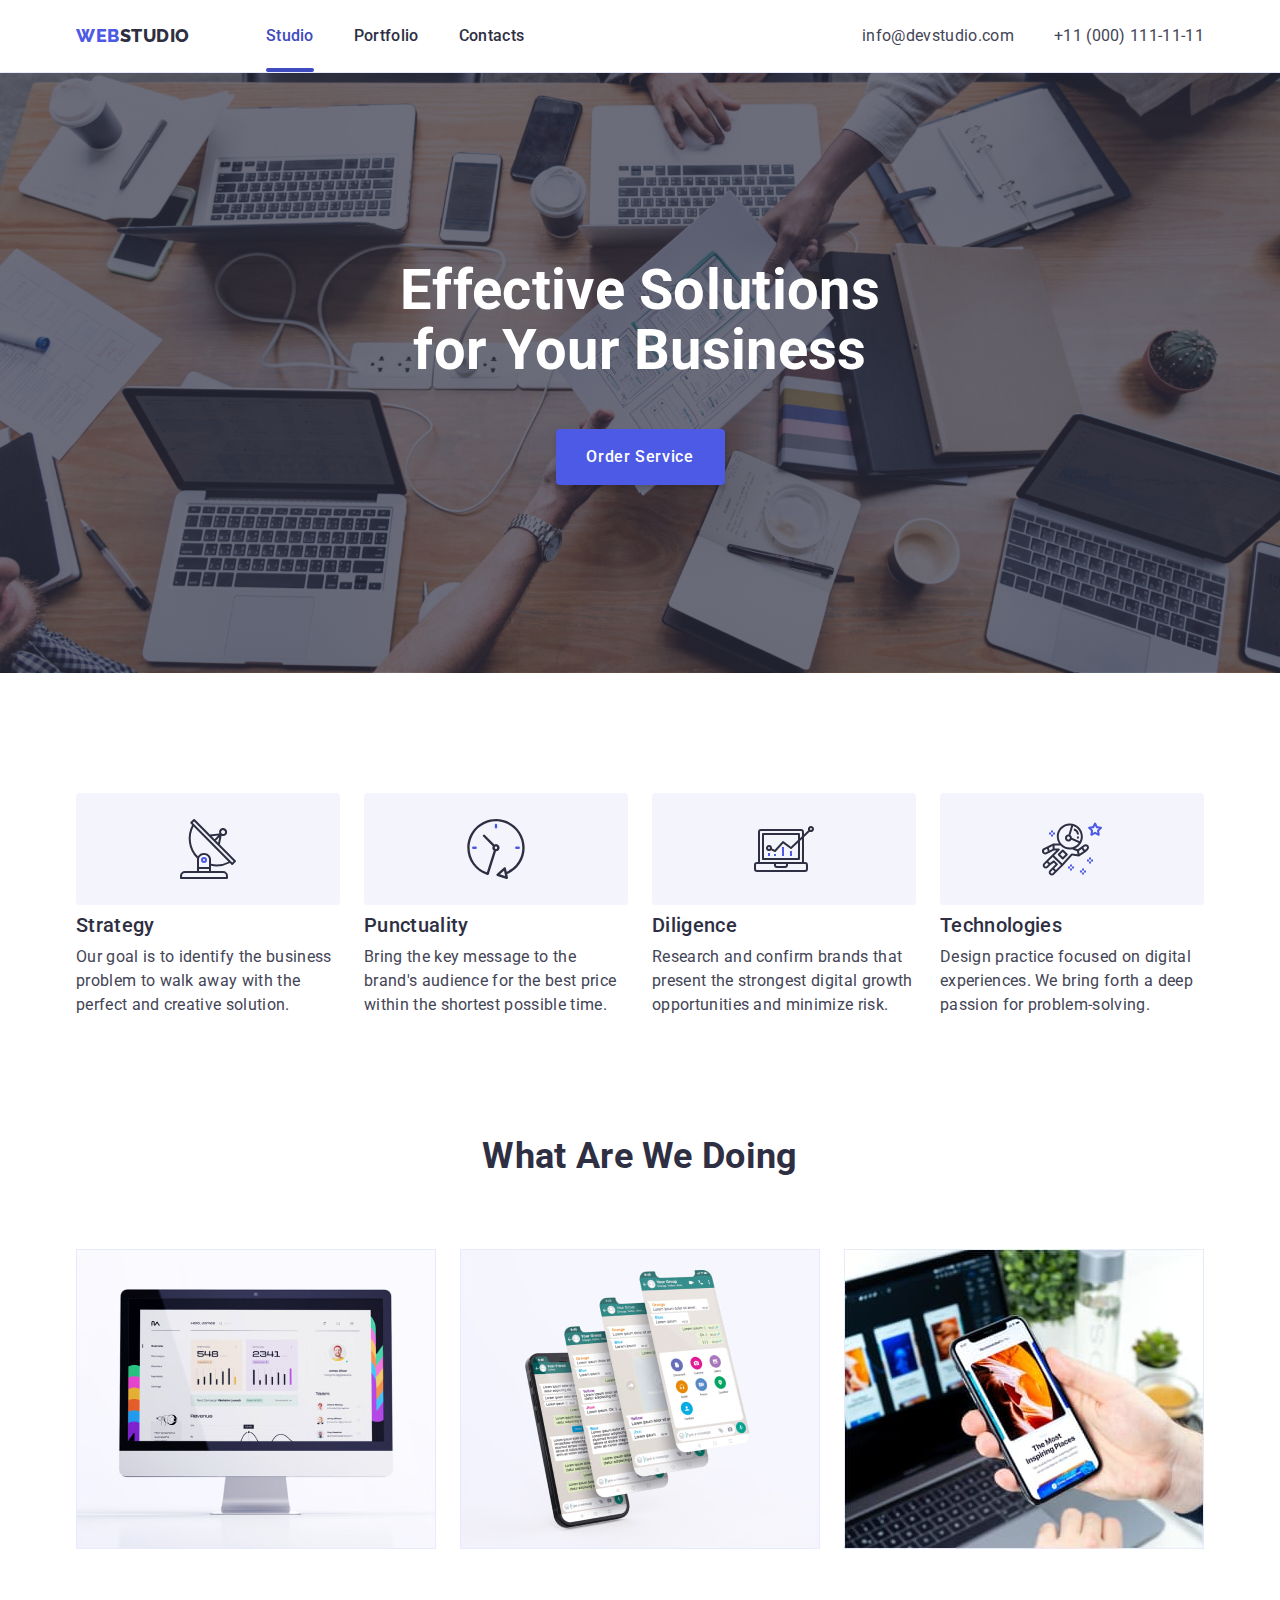
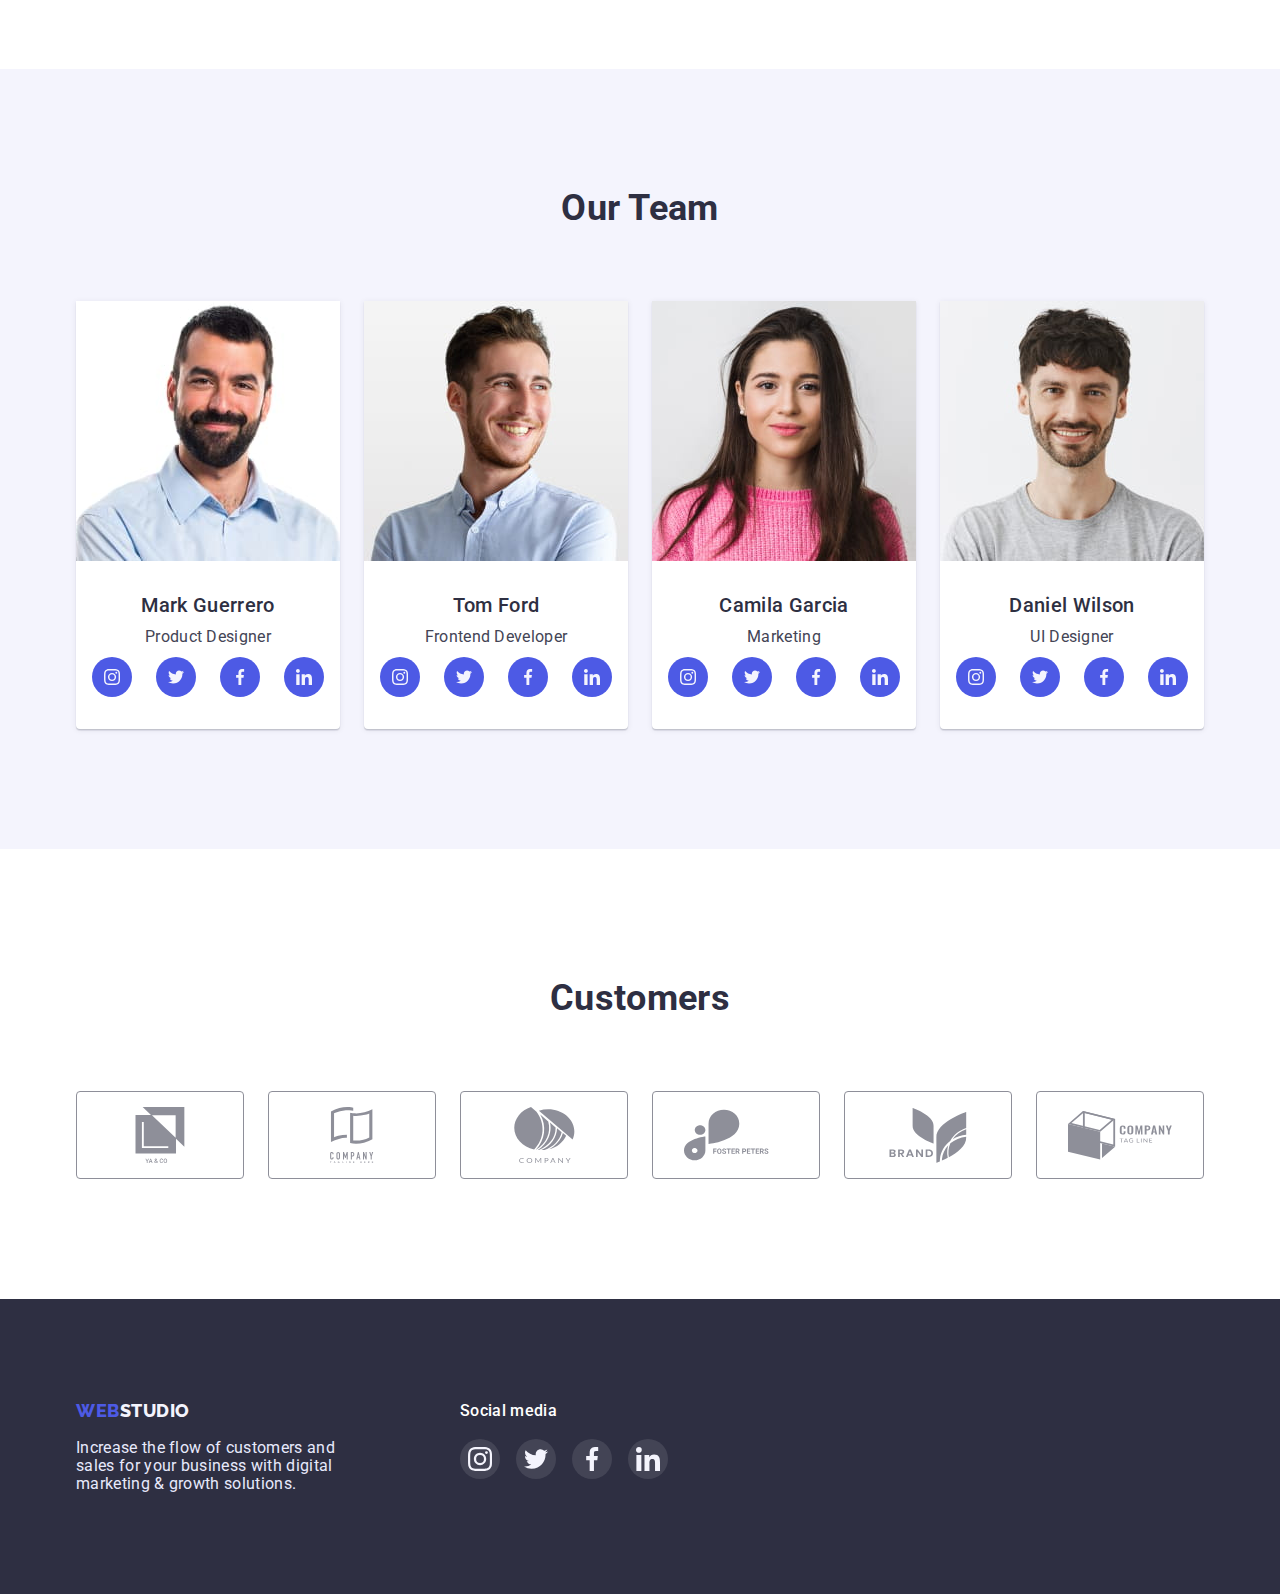
<file: index.html>
<!DOCTYPE html>
<html lang="en">
  <head>
    <meta charset="UTF-8" />
    <meta http-equiv="X-UA-Compatible" content="IE=edge" />
    <meta name="viewport" content="width=device-width, initial-scale=1.0" />
    <meta name="description" content="" />
    <title>Web studio</title>
    <!-- Fonts -->
    <link rel="preconnect" href="https://fonts.googleapis.com" />
    <link rel="preconnect" href="https://fonts.gstatic.com" crossorigin />
    <link
      href="https://fonts.googleapis.com/css2?family=Raleway:wght@800&family=Roboto:wght@400;500;700;900&display=swap"
      rel="stylesheet"
    />
    <!-- Normalizer -->
    <link href="
        https://cdn.jsdelivr.net/npm/modern-normalize@1.1.0/modern-normalize.min.css
        " rel="stylesheet">
    </link>
    <!-- Styles -->
    <link rel="stylesheet" href="./css/styles.css" />
  </head>
  <body>
    <header class="header">
      <div class="header-container container">
      <a class="header-logo logo-link" href="./index.html"
        ><span class="logo-web">web</span>studio</a
        >

      <nav class="header-nav">
        <ul class="header-list list">
          <li class="header-item">
            <a class="header-link link ani-hov current" href="">Studio</a>
          </li>
          <li class="header-item">
            <a class="header-link link ani-hov" href="./portfolio.html">Portfolio</a>
          </li>
          <li class="header-item">
            <a class="header-link link ani-hov" href="">Contacts</a>
          </li>
        </ul>
      </nav>
      <address>
        <ul class="address-list list">
          <li class="address-item">
            <a class="header-contact link ani-hov" href="mail:info@devstudio.com"
              >info@devstudio.com</a
            >
          </li>
          <li class="address-item">
            <a class="header-contact link ani-hov" href="tel:+110001111111"
              >+11 (000) 111-11-11</a
            >
          </li>
        </ul>
      </address>
      </div>
    </header>
    <main>
      <!-- Hero section -->
      <section class="hero-section">
        <div class="hero-container container">
        <h1 class="hero-title">Effective Solutions for Your Business</h1>
        <button class="hero-button btn ani-hov" type="button" data-modal-open>Order Service</button>
        </div>
      </section>
      <!-- about us -->
      <section class="about-us">
        <div class="about-container container">
        <ul class="about-us-list list list">
          <li class="about-us-item">
            <div class="about-us-bg">
              <svg class="about-us-svg" width="60" height="64">
                <use href="./images/icons.svg#antenna"></use>
              </svg>
            </div>
            <h3 class="list-title">Strategy</h3>
            <p class="list-text">
              Our goal is to identify the business problem to walk away with the
              perfect and creative solution.
            </p>
          </li>
          <li class="about-us-item">
            <div class="about-us-bg">
              <svg class="about-us-svg" width="60" height="64">
                <use href="./images/icons.svg#clock"></use>
              </svg>
            </div>
            <h3 class="list-title">Punctuality</h3>
            <p class="list-text">
              Bring the key message to the brand's audience for the best price
              within the shortest possible time.
            </p>
          </li>
          <li class="about-us-item">
            <div class="about-us-bg">
              <svg class="about-us-svg" width="60" height="64">
                <use href="./images/icons.svg#diagram"></use>
              </svg>
            </div>
            <h3 class="list-title">Diligence</h3>
            <p class="list-text">
              Research and confirm brands that present the strongest digital
              growth opportunities and minimize risk.
            </p>
          </li>
          <li class="about-us-item">
            <div class="about-us-bg">
              <svg class="about-us-svg" width="60" height="64">
                <use href="./images/icons.svg#astronaut"></use>
              </svg>
            </div>
            <h3 class="list-title">Technologies</h3>
            <p class="list-text">
              Design practice focused on digital experiences. We bring forth a
              deep passion for problem-solving.
            </p>
          </li>
        </ul>
        </div>
      </section>
      <!-- What are we doing -->
      <section class="wwd">
        <div class="wwd-container container">
        <h2 class="wwd-title">What are we doing</h2>
        <ul class="wwd-list list">
          <li class="wwd-item">
            <img
              src="./images/rectangle71(1).jpg"
              alt="computer monitor"
              width="360"
              height="300"
            />
          </li>
          <li class="wwd-item">
            <img
              src="./images/rectangle71(2).jpg"
              alt="telephone screen"
              width="360"
              height="300"
            />
          </li>
          <li class="wwd-item">
            <img
              src="./images/rectangle71(3).jpg"
              alt="hand is holding iphone"
              width="360"
              height="300"
            />
          </li>
        </ul>
        </div>
      </section>
      <!-- Our team -->
      <section class="team">
        <div class="team-container container">
        <h2 class="team-title">Our Team</h2>
        <ul class="team-list list">
          <li class="team-item">
            <img class="team-img"
              src="./images/marj.jpg"
              alt="a man with beard"
              width="264"
              height="260"
            />
             <div class="team-textbox">
            <h3 class="team-item-title">Mark Guerrero</h3>
            <p class="team-item-text">Product Designer</p>
                        <ul class="media-list list">
                          <li class="media-item">
                            <a class="team-media link ani-hov" href="https://www.instagram.com/swixswixswixswix/" target="_blank" rel="noopener noreferrer" aria-label="instagram link">
                              <svg class="media-svg" width="16" height="16">
                                <use href="./images/icons.svg#instagram"></use>
                              </svg>
                            </a>
                          </li>
                          <li class="media-item">
                          <a class="team-media link ani-hov" href="" target="_blank" rel="noopener noreferrer" aria-label="instagram link">
                              <svg class="media-svg" width="16" height="16">
                                <use href="./images/icons.svg#twitter"></use>
                              </svg>
                          </a>
                          </li>
                          <li class="media-item">
                            <a class="team-media link ani-hov" href="" target="_blank" rel="noopener noreferrer" aria-label="instagram link">
                              <svg class="media-svg" width="16" height="16">
                                <use href="./images/icons.svg#facebook"></use>
                              </svg>
                            </a>
                          </li>
                          <li class="media-item">
                            <a class="team-media link ani-hov" href="" target="_blank" rel="noopener noreferrer" aria-label="instagram link">
                              <svg class="media-svg" width="16" height="16">
                                <use href="./images/icons.svg#linkedin"></use>
                              </svg>
                            </a>
                          </li>
                        </ul>
            </div>
          </li>
          <li class="team-item">
            <img class="team-img"
              src="./images/tom.jpg"
              alt="ordinary man"
              width="264"
              height="260"
            />
            <div class="team-textbox">
            <h3 class="team-item-title">Tom Ford</h3>
            <p class="team-item-text">Frontend Developer</p>
                        <ul class="media-list list">
                          <li class="media-item">
                            <a class="team-media link ani-hov" href="https://www.instagram.com/wefallee/" target="_blank" rel="noopener noreferrer" aria-label="instagram link">
                              <svg class="media-svg" width="16" height="16">
                                <use href="./images/icons.svg#instagram"></use>
                              </svg>
                            </a>
                          </li>
                          <li class="media-item">
                            <a class="team-media link ani-hov" href="" target="_blank" rel="noopener noreferrer" aria-label="instagram link">
                              <svg class="media-svg" width="16" height="16">
                                <use href="./images/icons.svg#twitter"></use>
                              </svg>
                            </a>
                          </li>
                          <li class="media-item">
                            <a class="team-media link ani-hov" href="" target="_blank" rel="noopener noreferrer" aria-label="instagram link">
                              <svg class="media-svg" width="16" height="16">
                                <use href="./images/icons.svg#facebook"></use>
                              </svg>
                            </a>
                          </li>
                          <li class="media-item">
                            <a class="team-media link ani-hov" href="" target="_blank" rel="noopener noreferrer" aria-label="instagram link">
                              <svg class="media-svg" width="16" height="16">
                                <use href="./images/icons.svg#linkedin"></use>
                              </svg>
                            </a>
                          </li>
                        </ul>
            </div>
          </li>
          <li class="team-item">
            <img class="team-img"
              src="./images/camila.jpg"
              alt="girl with long hair"
              width="264"
              height="260"
            />
            <div class="team-textbox">
            <h3 class="team-item-title">Camila Garcia</h3>
            <p class="team-item-text">Marketing</p>
                        <ul class="media-list list">
                          <li class="media-item">
                            <a class="team-media link ani-hov" href="https://www.instagram.com/malimoshaaa/" target="_blank" rel="noopener noreferrer" aria-label="instagram link">
                              <svg class="media-svg" width="16" height="16">
                                <use href="./images/icons.svg#instagram"></use>
                              </svg>
                            </a>
                          </li>
                          <li class="media-item">
                            <a class="team-media link ani-hov" href="" target="_blank" rel="noopener noreferrer" aria-label="instagram link">
                              <svg class="media-svg" width="16" height="16">
                                <use href="./images/icons.svg#twitter"></use>
                              </svg>
                            </a>
                          </li>
                          <li class="media-item">
                            <a class="team-media link ani-hov" href="" target="_blank" rel="noopener noreferrer" aria-label="instagram link">
                              <svg class="media-svg" width="16" height="16">
                                <use href="./images/icons.svg#facebook"></use>
                              </svg>
                            </a>
                          </li>
                          <li class="media-item">
                            <a class="team-media link ani-hov" href="" target="_blank" rel="noopener noreferrer" aria-label="instagram link">
                              <svg class="media-svg" width="16" height="16">
                                <use href="./images/icons.svg#linkedin"></use>
                              </svg>
                            </a>
                          </li>
                        </ul>
            </div>
          </li>
          <li class="team-item">
            <img class="team-img"
              src="./images/daniel.jpg"
              alt="man smiling"
              width="264"
              height="260"
            />
            <div class="team-textbox">
            <h3 class="team-item-title">Daniel Wilson</h3>
            <p class="team-item-text">UI Designer</p>
            <ul class="media-list list">
              <li class="media-item">
                <a class="team-media link ani-hov" href="https://www.instagram.com/dexxter300/" target="_blank" rel="noopener noreferrer" aria-label="instagram link">
                  <svg class="media-svg" width="16" height="16">
                    <use href="./images/icons.svg#instagram"></use>
                  </svg>
                </a>
              </li>
              <li class="media-item">
                <a class="team-media link ani-hov" href="" target="_blank" rel="noopener noreferrer" aria-label="twitter link">
                  <svg class="media-svg" width="16" height="16">
                    <use href="./images/icons.svg#twitter"></use>
                  </svg>
                  </a>
                </li>
                <li class="media-item">
                  <a class="team-media link ani-hov" href="" target="_blank" rel="noopener noreferrer" aria-label="facebook link">
                    <svg class="media-svg" width="16" height="16">
                      <use href="./images/icons.svg#facebook"></use>
                    </svg>
                  </a>
                </li>
                <li class="media-item">
                  <a class="team-media link ani-hov" href="" target="_blank" rel="noopener noreferrer" aria-label="linkedin link">
                    <svg class="media-svg" width="16" height="16">
                      <use href="./images/icons.svg#linkedin"></use>
                    </svg>
                  </a>
                </li>
              </ul>
            </div>
          </li>
        </ul>
        </div>
      </section>
      <section class="customers">
        <div class="customers-container container">
        <h2 class="customers-title title">customers</h2>
        <div>
          <ul class="customers-list list">
            <li class="customers-item">
                <a class="customer-link link ani-hov" href="" target="_blank" rel="noopener noreferrer" aria-label="company link">
                 <svg class="custom-svg" width="104" height="56">
                    <use href="./images/icons.svg#group"></use>
                 </svg>
                </a>
            </li>
            <li class="customers-item">
              <a class="customer-link link ani-hov" href="" target="_blank" rel="noopener noreferrer" aria-label="company link">
                <svg class="custom-svg" width="104" height="56">
                  <use href="./images/icons.svg#group-1"></use>
                </svg>
              </a>
            </li>
            <li class="customers-item">
                <a class="customer-link link ani-hov" href="" target="_blank" rel="noopener noreferrer" aaria-label="company link">
                  <svg class="custom-svg" width="104" height="56">
                    <use href="./images/icons.svg#group-2"></use>
                  </svg>
                </a>
            </li>
            <li class="customers-item">
                <a class="customer-link link ani-hov" href="" target="_blank" rel="noopener noreferrer" aria-label="company link">
                  <svg class="custom-svg" width="104" height="56">
                    <use href="./images/icons.svg#group-3"></use>
                  </svg>
                </a>
            </li>
            <li class="customers-item">
                <a class="customer-link link ani-hov" href="" target="_blank" rel="noopener noreferrer" aria-label="company link">
                  <svg class="custom-svg" width="104" height="56">
                    <use href="./images/icons.svg#group-4"></use>
                  </svg>
                </a>
            </li>
            <li class="customers-item">
                <a class="customer-link link ani-hov" href="" target="_blank" rel="noopener noreferrer" aria-label="company link">
                  <svg class="custom-svg" width="104" height="56">
                    <use href="./images/icons.svg#group-5"></use>
                  </svg>
                </a>
            </li>
          </ul>
        </div>
      </div>
      </section>
    </main>
    <footer>
      <div class="footer-container container">
        <div class="footer-left">
      <a class="footer-logo logo-link" href="./index.html">
        <span class="logo-web">web</span>studio</a
      >
      <p class="footer-text">
        Increase the flow of customers and sales for your business with digital
        marketing & growth solutions.
      </p>
      </div>
      <div class="footer-right">
        <h3 class="footer-right-title">Social media</h3>
        <ul class="footer-list list">
          <li class="footer-item">
            <a class="footer-media link ani-hov" href="https://www.instagram.com/dexxter300/" target="_blank" rel="noopener noreferrer" aria-label="instagram link">
              <svg class="footer-media-svg" width="24" height="24">
                <use href="./images/icons.svg#instagram"></use>
              </svg>
            </a>
          </li>
          <li class="footer-item">
            <a class="footer-media link ani-hov" href="" target="_blank" rel="noopener noreferrer" aria-label="twitter link">
              <svg class="footer-media-svg" width="24" height="24">
                <use href="./images/icons.svg#twitter"></use>
              </svg>
            </a>
          </li>
          <li class="footer-item">
            <a class="footer-media link ani-hov" href="" target="_blank" rel="noopener noreferrer" aria-label="facebook link">
              <svg class="footer-media-svg" width="24" height="24">
                <use href="./images/icons.svg#facebook"></use>
              </svg>
            </a>
          </li>
          <li class="footer-item">
            <a class="footer-media link ani-hov" href="" target="_blank" rel="noopener noreferrer" aria-label="linkedin link">
              <svg class="footer-media-svg" width="24" height="24">
                <use href="./images/icons.svg#linkedin"></use>
              </svg>
            </a>
          </li>
        </ul>
      </div>
      </div>
    </footer>

    <!-- modal wind  -->
    <div class="backdrop is-hidden" data-modal>
      <div class="modal">
        <button class="modal-btn ani-hov" type="button" data-modal-close>
          <svg class="modal-icon" width="8" height="8">
            <use href="./images/icons.svg#close"></use>
          </svg>
        </button>
      </div>
    </div>
    
    <script src="./js/modal.js"></script>
  </body>
</html>
</file>
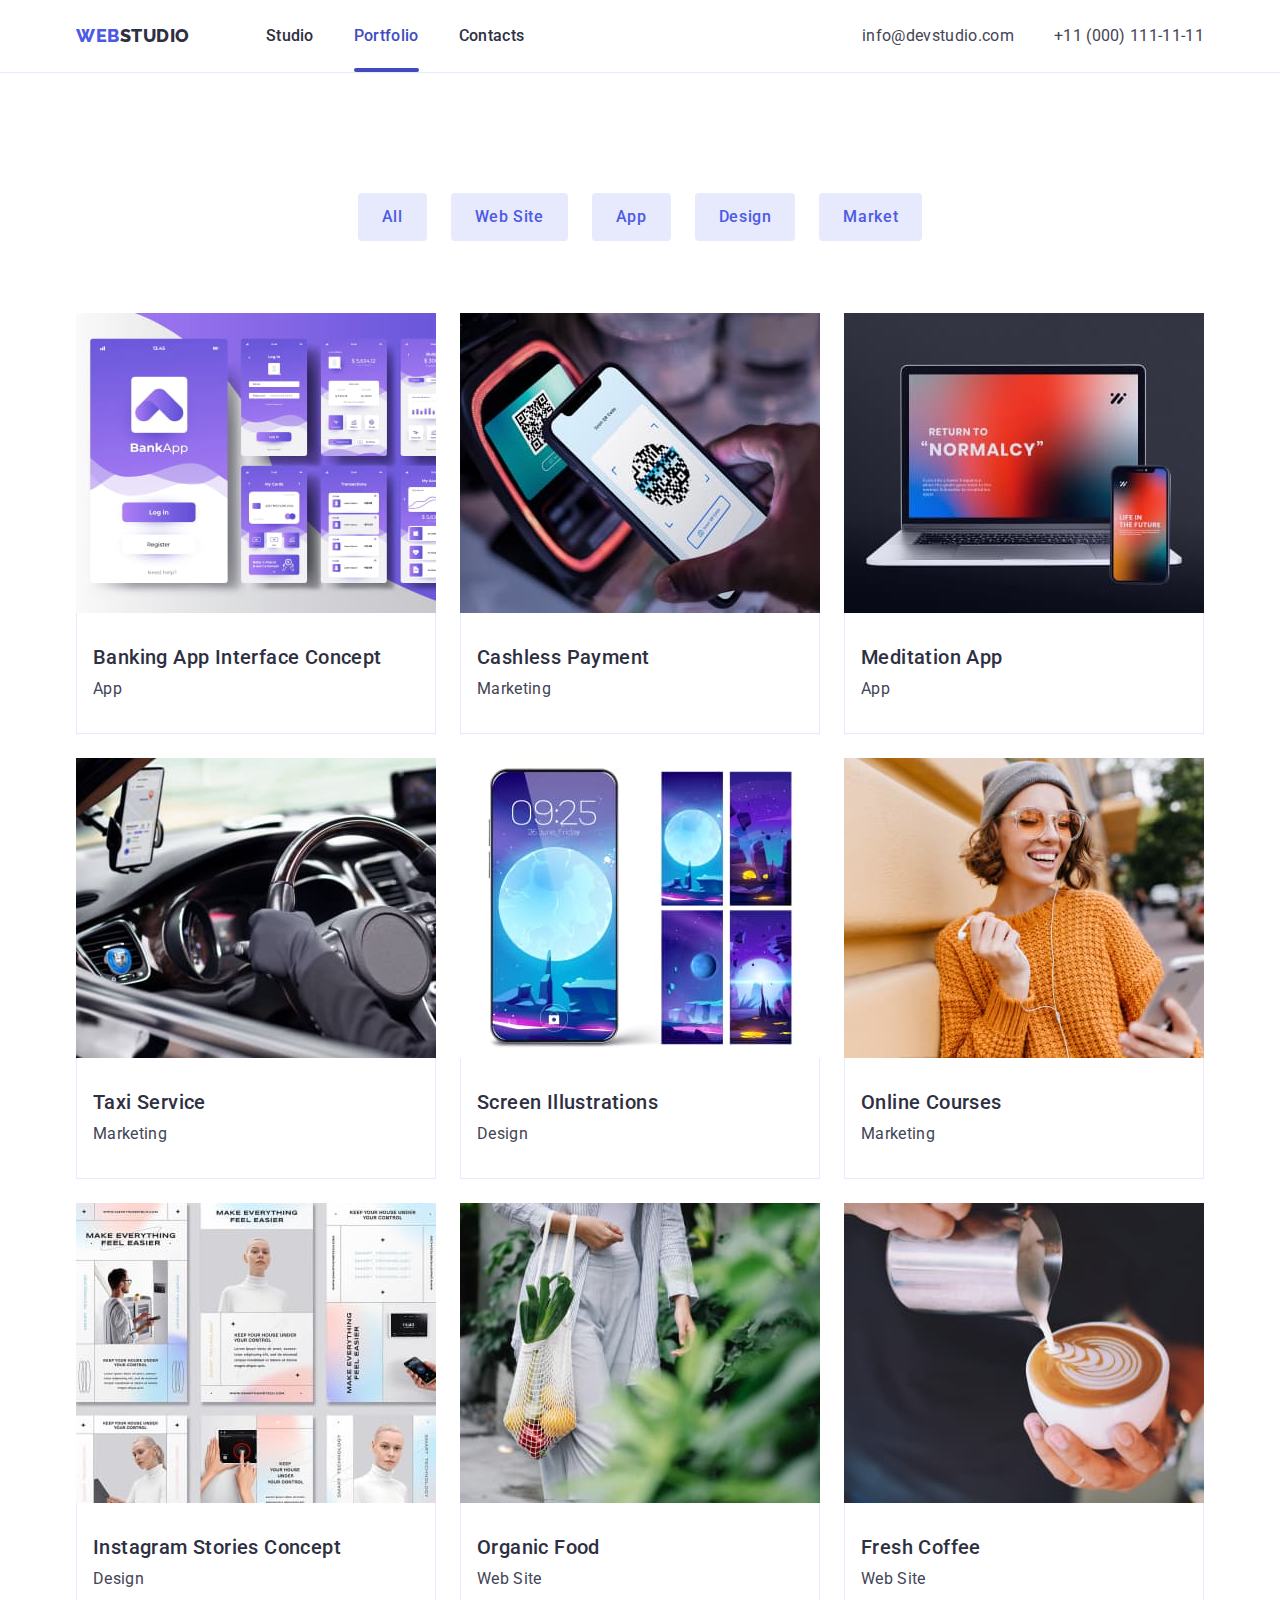
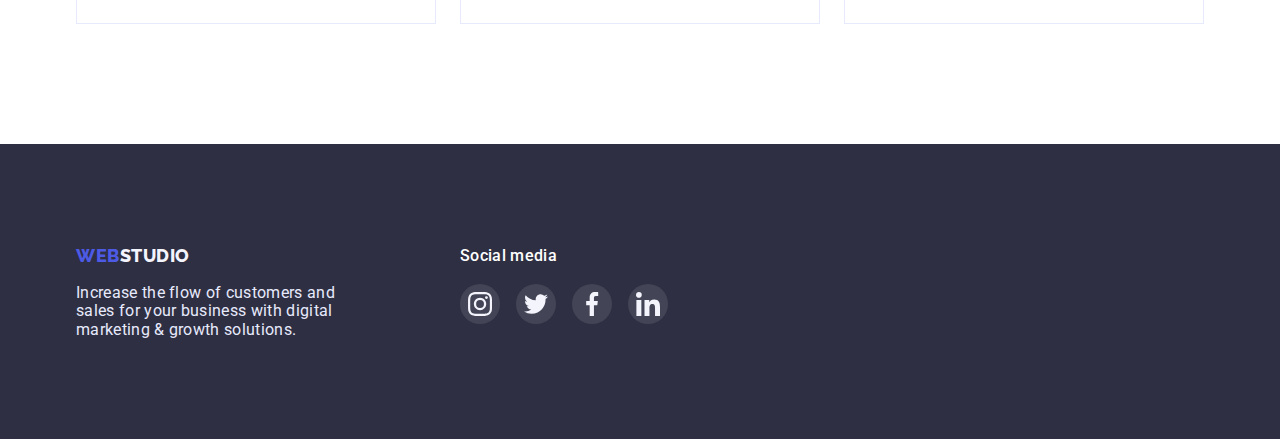
<file: portfolio.html>
<!DOCTYPE html>
<html lang="en">
  <head>
    <meta charset="UTF-8" />
    <meta http-equiv="X-UA-Compatible" content="IE=edge" />
    <meta name="viewport" content="width=device-width, initial-scale=1.0" />
    <meta name="description" content="" />
    <title>Web studio</title>
    <!-- Fonts -->
    <link rel="preconnect" href="https://fonts.googleapis.com" />
    <link rel="preconnect" href="https://fonts.gstatic.com" crossorigin />
    <link
      href="https://fonts.googleapis.com/css2?family=Raleway:wght@800&family=Roboto:wght@400;500;700;900&display=swap"
      rel="stylesheet"
    />
    <!-- Normalizer -->
    <link href="
      https://cdn.jsdelivr.net/npm/modern-normalize@1.1.0/modern-normalize.min.css
      " rel="stylesheet">
    </link>

    <!-- Styles -->
    <link rel="stylesheet" href="./css/styles.css" />
  </head>
  <body>
<header class="header">
  <div class="header-container container">
    <a class="header-logo logo-link" href="./index.html"><span class="logo-web">web</span>studio</a>
    <nav class="header-nav">
      <ul class="header-list list">
        <li class="header-item">
          <a class="header-link link ani-hov" href="">Studio</a>
        </li>
        <li class="header-item">
          <a class="header-link link ani-hov current" href="./portfolio.html">Portfolio</a>
        </li>
        <li class="header-item">
          <a class="header-link link ani-hov" href="">Contacts</a>
        </li>
      </ul>
    </nav>
    <address>
      <ul class="address-list list">
        <li class="address-item">
          <a class="header-contact link ani-hov" href="mail:info@devstudio.com">info@devstudio.com</a>
        </li>
        <li class="address-item">
          <a class="header-contact link ani-hov" href="tel:+110001111111">+11 (000) 111-11-11</a>
        </li>
      </ul>
    </address>
  </div>
</header>
    <main>
      <section class="filter-section">
       <div class="btn-filter-container container">
        <h1 class="filter-title">Filter</h1>
        <ul class="filter-list list">
          <li class="filter-item">
            <button type="button" class="filter-btn btn ani-hov">all</button>
          </li>
          <li class="filter-item">
            <button type="button" class="filter-btn btn ani-hov">web site</button>
          </li>
          <li class="filter-item">
            <button type="button" class="filter-btn btn ani-hov">app</button>
          </li>
          <li class="filter-item">
            <button type="button" class="filter-btn btn ani-hov">design</button>
          </li>
          <li class="filter-item">
            <button type="button" class="filter-btn btn ani-hov">market</button>
          </li>
        </ul>
        <ul class="row-list list">
          <li class="row-item">
            <a class="row-link" href="">
              <div class="overlay-box">
              <img src="./images/first-row-left.jpg" width: 360px; height: 300px;  alt="Interface" />
              <p class="overlay">14 Stylish and User-Friendly App Design Concepts · Task Manager App · Calorie Tracker App · Exotic Fruit Ecommerce App ·
              Cloud Storage App</p>
              </div>
              <div class="row-textbox">
              <h2 class="row-list-title">Banking App Interface Concept</h2>
              <p class="row-list-text">App</p>
              </div>
            </a>
          </li>
          <li class="row-item">
            <a class="row-link" href="">
              <div class="overlay-box">
              <img src="./images/first-row-center.jpg" width: 360px; height: 300px; alt="paying by phone" />
              <p class="overlay">14 Stylish and User-Friendly App Design Concepts · Task Manager App · Calorie Tracker App · Exotic Fruit Ecommerce App ·
              Cloud Storage App</p>
              </div>
              <div class="row-textbox">
              <h2 class="row-list-title">Cashless Payment</h2>
              <p class="row-list-text">Marketing</p>
              </div>
            </a>
          </li>
          <li class="row-item">
            <a class="row-link" href="">
              <div class="overlay-box">
              <img src="./images/first-row-right.jpg" width: 360px; height: 300px;  alt="laptop with company site on it" />
              <p class="overlay">14 Stylish and User-Friendly App Design Concepts · Task Manager App · Calorie Tracker App · ExoticFruit Ecommerce App ·
              Cloud Storage App</p>
              </div>
              <div class="row-textbox">
              <h2 class="row-list-title">Meditation App</h2>
              <p class="row-list-text">App</p>
              </div>
            </a>
          </li>
          <li class="row-item">
            <a class="row-link" href="">
              <div class="overlay-box">
              <img src="./images/second-row-left.jpg" width: 360px; height: 300px;  alt="steering wheel" />
              <p class="overlay">14 Stylish and User-Friendly App Design Concepts · Task Manager App · Calorie Tracker App · ExoticFruit Ecommerce App ·
              Cloud Storage App</p>
              </div>
              <div class="row-textbox">
              <h2 class="row-list-title">Taxi Service</h2>
              <p class="row-list-text">Marketing</p>
              </div>
            </a>
          </li>
          <li class="row-item">
            <a class="row-link" href="">
              <div class="overlay-box">
              <img src="./images/second-row-center.jpg" width: 360px; height: 300px;  alt="phone wallpaper" />
              <p class="overlay">14 Stylish and User-Friendly App Design Concepts · Task Manager App · Calorie Tracker App · ExoticFruit Ecommerce App ·
              Cloud Storage App</p>
              </div>
              <div class="row-textbox">
              <h2 class="row-list-title">Screen Illustrations</h2>
              <p class="row-list-text">Design</p>
              </div>
            </a>
          </li>
          <li class="row-item">
            <a class="row-link" href="">
              <div class="overlay-box">
              <img src="./images/second-row-right.jpg" width: 360px; height: 300px;  alt="smillig women" />
              <p class="overlay">14 Stylish and User-Friendly App Design Concepts · Task Manager App · Calorie Tracker App · ExoticFruit Ecommerce App ·
              Cloud Storage App</p>
              </div>
              <div class="row-textbox">
              <h2 class="row-list-title">Online Courses</h2>
              <p class="row-list-text">Marketing</p>
              </div>
            </a>
          </li>
          <li class="row-item">
            <a class="row-link" href="">
              <div class="overlay-box">
              <img src="./images/third-row-left.jpg" width: 360px; height: 300px;  alt="advert" />
              <p class="overlay">14 Stylish and User-Friendly App Design Concepts · Task Manager App · Calorie Tracker App · ExoticFruit Ecommerce App ·
              Cloud Storage App</p>
              </div>
              <div class="row-textbox">
              <h2 class="row-list-title">Instagram Stories Concept</h2>
              <p class="row-list-text">Design</p>
              </div>
            </a>
          </li>
          <li class="row-item">
            <a class="row-link" href="">
              <div class="overlay-box">
              <img src="./images/third-row-center.jpg" width: 360px; height: 300px;  alt="bag with vegetables" />
              <p class="overlay">14 Stylish and User-Friendly App Design Concepts · Task Manager App · Calorie Tracker App · ExoticFruit Ecommerce App ·
              Cloud Storage App</p>
              </div>
              <div class="row-textbox">
              <h2 class="row-list-title">Organic Food</h2>
              <p class="row-list-text">Web Site</p>
              </div>
            </a>
          </li>
          <li class="row-item">
            <a class="row-link" href="">
              <div class="overlay-box">
              <img src="./images/third-row-right.jpg" width: 360px; height: 300px;  alt="coffe" />
              <p class="overlay">14 Stylish and User-Friendly App Design Concepts · Task Manager App · Calorie Tracker App · ExoticFruit Ecommerce App ·
              Cloud Storage App</p>
              </div>
              <div class="row-textbox">
              <h2 class="row-list-title">Fresh Coffee</h2>
              <p class="row-list-text">Web Site</p>
              </div>
            </a>
          </li>
        </ul>
      </div>
      </section>
    </main>
    <footer>
      <div class="footer-container container">
        <div class="footer-left">
          <a class="footer-logo logo-link" href="./index.html">
            <span class="logo-web">web</span>studio</a>
          <p class="footer-text">
            Increase the flow of customers and sales for your business with digital
            marketing & growth solutions.
          </p>
        </div>
        <div class="footer-right">
          <h3 class="footer-right-title">Social media</h3>
          <ul class="footer-list list">
            <li class="footer-item">
              <a class="footer-media link ani-hov" href="https://www.instagram.com/dexxter300/" target="_blank" rel="noopener noreferrer" aria-label="instagram link">
                <svg class="footer-media-svg" width="24" height="24">
                  <use href="./images/icons.svg#instagram"></use>
                </svg>
              </a>
            </li>
            <li class="footer-item">
              <a class="footer-media link ani-hov" href="" target="_blank" rel="noopener noreferrer" aria-label="twitter link">
                <svg class="footer-media-svg" width="24" height="24">
                  <use href="./images/icons.svg#twitter"></use>
                </svg>
              </a>
            </li>
            <li class="footer-item">
              <a class="footer-media link ani-hov" href="" target="_blank" rel="noopener noreferrer" aria-label="facebook link">
                <svg class="footer-media-svg" width="24" height="24">
                  <use href="./images/icons.svg#facebook"></use>
                </svg>
              </a>
            </li>
            <li class="footer-item">
              <a class="footer-media link ani-hov" href="" target="_blank" rel="noopener noreferrer" aria-label="linkedin link">
                <svg class="footer-media-svg" width="24" height="24">
                  <use href="./images/icons.svg#linkedin"></use>
                </svg>
              </a>
            </li>
          </ul>
        </div>
      </div>
    </footer>
  </body>
</html>
</file>
<file: css/styles.css>
:root {
  /* Fonts */
  --primary-font: "Roboto", sans-serif;

  /* Text colors */
  --primary-txt-cl: #2e2f42;
  --secondary-txt-cl: #434455;

  /* BG colors */
  --primary-bg-cl: #2e2f42;
  --accent-bg-cl: #f4f4fd;
  --white: #ffffff;

  /* Colors */
  --btn-active-cl: #404bbf;
  --iris: #4d5ae5;
  --corn-flower: #e7e9fc;
  --cloud: #f4f4fd;
  --light-slate: #8E8F99;
  --green: #31D0AA;

  /* btn type white  */
  --btn-white-cl: #e7e9fc;

  /* btn type purple  */
  --btn-cl: #4d5ae5;
}

/* reset styles */
h1,
h2,
h3,
h4,
h5,
h6,
p {
  margin: 0;
}

img {
  display: block;
  max-width: 100%;
  height: auto;
}

button {
  cursor: pointer;
}

.link {
  text-decoration: none;
  color: currentColor;
}

.list {
  list-style: none;
  margin: 0;
  padding: 0;
}
.container {
  width: 1158px;
  padding-left: 15px;
  padding-right: 15px;
  margin-left: auto;
  margin-right: auto;

  /* outline: 2px solid red;
      outline-offset: -2px; */
}
body {
  font-family: var(--primary-font);
  letter-spacing: 0.02em;
  color: var(--primary-txt-cl);
}
.ani-hov,
.ani-hov {
  transition-duration: 250ms;
  transition-timing-function: cubic-bezier(0.4, 0, 0.2, 1);
}

/* reset end */
.about-us,
.wwd,
.team,
.customers,
.filter-section {
  padding-top: 120px;
  padding-bottom: 120px;
}
/* Logo  */
.header-logo {
  font-family: "Raleway", sans-serif;
  font-weight: 800;
  font-size: 18px;
  line-height: 1.33;
  letter-spacing: 0.03em;
  text-transform: uppercase;
  color: var(--primary-txt-cl);
  margin-right: 76px;
}
.logo-web {
  color: var(--iris);
}
.footer-logo {
  font-family: "Raleway", sans-serif;
  font-weight: 800;
  font-size: 18px;
  line-height: 1.33;
  letter-spacing: 0.03em;
  text-transform: uppercase;
  color: #f4f4fd;
}
.logo-link {
  text-decoration: none;
}

/* Nav  */
.header {
  /* padding-top: 24px;
  padding-bottom: 24px; */
  border-bottom: 1px solid #e7e9fc;
}
.header-nav {
  margin-right: auto;
}
.header-link {
  position: relative;
  display: block;

  font-weight: 500;
  font-size: 16px;
  line-height: 1.5;

  padding-bottom: 24px;
  padding-top: 24px;

  transition-property: color;
}
.header-list {
  display: flex;
  gap: 40px;
}
.header-container {
  display: flex;
  align-items: center;
}
/* Address  */
.address-list {
  display: flex;
  gap: 40px;
}
.address-item {
  color: var(--secondary-txt-cl);
  font-size: 16px;
  line-height: 1.5;
  font-style: normal;
}
.header-contact {
  transition-property: color;
}
.header-link.current {
  color: var(--btn-active-cl);
}
.header-link.current::after {
  content: '';
  position: absolute;
  bottom: 0;
  left: 0;

    display: block;
    width: 100%;
    height: 4px;
    border-radius: 2px;

  background-color: var(--btn-active-cl);
}

/* Hero section  */
.hero-section {
  background-color: var(--primary-bg-cl);
  background-image: linear-gradient(
      rgba(46, 47, 66, 0.7),
      rgba(46, 47, 66, 0.7)
    ),
    url(../images/hero-bg.jpg);
  background-repeat: no-repeat;
  background-position: center;
  background-size: cover;
  padding-top: 188px;
  padding-bottom: 188px;
  max-width: 1440px;
  margin-left: auto;
  margin-right: auto;
}
.hero-container {
}
.hero-title {
  color: var(--white);
  font-size: 56px;
  line-height: 1.07;
  width: 494px;
  margin-bottom: 48px;
  margin-left: auto;
  margin-right: auto;
  text-align: center;
}
.hero-button {
  display: block;

  background-color: var(--btn-cl);
  color: var(--white);
  box-shadow: 0px 4px 4px rgba(0, 0, 0, 0.15);

  width: 169px;
  height: 56px;
  border: 0cm;
  margin-left: auto;
  margin-right: auto;

  transition-property: background-color;
}

/* About us  */
.about-container {
  display: flex;
}
.about-us-list {
  display: flex;
  /* gap: 24px; */
  margin-right: -24px;
}
.about-us-bg {
  display: flex;
  align-items: center;
  justify-content: center;
  width: 264px;
  height: 112px;
  background-color: var(--cloud);
  border-radius: 4px;
  margin-bottom: 8px;
}
.about-us-item {
  flex-basis: calc(100% / 4 - 24px);
  margin-right: 24px;
}
.list-text {
  color: var(--secondary-txt-cl);
  font-size: 16px;
  line-height: 1.5;
}
.list-title {
  font-weight: 500;
  font-size: 20px;
  line-height: 1.2;
  margin-bottom: 8px;
}

/* What are we doing */
.wwd {
  padding-top: 0px;
}
.wwd-container {
}
.wwd-title {
  text-align: center;
  font-size: 36px;
  line-height: 1.11;
  text-transform: capitalize;
  margin-bottom: 72px;
}
.wwd-list {
  display: flex;
  gap: 24px;
}

/* Our team  */
.team {
  background-color: var(--accent-bg-cl);
}
.team-title {
  text-align: center;
  font-size: 36px;
  line-height: 1.11;
  text-transform: capitalize;
  margin-bottom: 72px;
}
.team-list {
  display: flex;
  gap: 24px;
}
.team-item {
  background-color: var(--white);
  box-shadow: 0px 1px 6px rgba(46, 47, 66, 0.08),
    0px 1px 1px rgba(46, 47, 66, 0.16), 0px 2px 1px rgba(46, 47, 66, 0.08);
  border-radius: 0px 0px 4px 4px;
}
.team-media {
  display: flex;
  align-items: center;
  justify-content: center;

  width: 40px;
  height: 40px;

  background-color: var(--iris);
  border-radius: 50%;

  transition-property: background-color;
}
.team-media:hover,
.team-media:focus {
  background-color: var(--btn-active-cl);
}
.media-item {
}
.media-list {
  display: flex;
  align-items: center;
  justify-content: center;
  gap: 24px;
}
.media-svg {
  fill: var(--cloud);
}
.team-img {
}
.team-item-title {
  font-weight: 500;
  font-size: 20px;
  line-height: 1.2;
  margin-bottom: 8px;
  text-align: center;
}
.team-item-text {
  color: var(--secondary-txt-cl);
  font-size: 16px;
  line-height: 1.5;
  text-align: center;
  margin-bottom: 8px;
}
.team-textbox {
  padding-top: 32px;
  padding-bottom: 32px;
}

/* Footer */
footer {
  background-color: var(--primary-bg-cl);
  padding-top: 100px;
  padding-bottom: 100px;
}
.footer-container {
  display: flex;
}
.footer-left {
  margin-right: 120px;
}

.footer-logo {
  display: block;
  margin-bottom: 16px;
}

.footer-text {
  color: var(--corn-flower);
  width: 264px;
}
.footer-list {
  margin-right: -16px;
}
.footer-item {
  margin-right: 16px;
}
.footer-media {
  display: flex;
  align-items: center;
  justify-content: center;

  width: 40px;
  height: 40px;
  background-color: rgba(255, 255, 255, 0.1);
  border-radius: 50%;

 transition-property: background-color;
}
.footer-media:hover,
.footer-media:focus {
  background-color: var(--green);
}
.footer-right-title {
  color: var(--white);
    font-weight: 500;
    font-size: 16px;
    line-height: 1.5;
    margin-bottom: 16px;
}
.footer-media-svg {
  fill: var(--cloud);
}
.footer-list {
  display: flex;
}

/* Link  */
.link:hover,
.link:focus {
  color: var(--iris);
}

/* Button */
.btn {
  font-family: inherit;
  font-weight: 500;
  font-size: 16px;
  line-height: 1.5;
  letter-spacing: 0.04em;
  text-transform: capitalize;
  cursor: pointer;
  border-radius: 4px;
}
.btn:hover,
.btn:focus {
  background-color: var(--btn-active-cl);
}

/* Customers  */
.customers {
  padding-top: 130px;
}
.customers-title {
  text-align: center;
  font-size: 36px;
  line-height: 1.11;
  text-transform: capitalize;
  margin-bottom: 72px;
}
.customers-list {
  display: flex;
  margin-right: -24px;
}
.customers-item {
  margin-right: 24px;
    width: 168px;
      height: 88px;
}
.customer-link {
  display: flex;
  align-items: center;
  justify-content: center;

  width: 100%;
  height: 100%;
  border: 1px solid #8e8f99;
  border-radius: 4px;
  fill: var(--light-slate);

  transition-property: fill, border-color;
}
.custom-svg {
}
.customer-link:hover,
.customer-link:focus {
  fill: var(--btn-active-cl);
  border-color: var(--btn-active-cl);
}
.customer-link {
  display: flex;
  justify-content: center;
  align-items: center;
}

/* Portfolio  */
.filter-title {
  display: none;
}
.btn-filter-container {
}
.filter-list {
  display: flex;
  gap: 24px;
  justify-content: center;
  margin-bottom: 72px;
}
.filter-btn {
  font-weight: 500;
  font-size: 16px;
  line-height: 1.5;
  background-color: var(--btn-white-cl);
  color: var(--iris);
  /* border: 1px solid var(--corn-flower); */
  border: 0px;
  border-radius: 4px;
  padding: 12px 24px;
}
.filter-btn:hover,
.filter-btn:focus {
  color: var(--white);
  box-shadow: 0px 3px 1px rgba(0, 0, 0, 0.1), 0px 2px 1px rgba(0, 0, 0, 0.08), 0px 2px 2px rgba(0, 0, 0, 0.12);
}


.row-list {
  display: flex;
  flex-wrap: wrap;
  margin-top: -24px;
  margin-left: -24px;
}
.row-item {
  flex-basis: calc(100% / 3 - 24px);
  margin-top: 24px;
  margin-left: 24px;
}
.row-item:hover {
  box-shadow: 0px 1px 6px rgba(46, 47, 66, 0.08), 0px 1px 1px rgba(46, 47, 66, 0.16), 0px 2px 1px rgba(46, 47, 66, 0.08);
}

.row-link:focus {
  box-shadow: 0px 1px 6px rgba(46, 47, 66, 0.08), 0px 1px 1px rgba(46, 47, 66, 0.16), 0px 2px 1px rgba(46, 47, 66, 0.08);
}
.row-list-title {
  font-weight: 500;
  font-size: 20px;
  line-height: 1.2;
  letter-spacing: 0.02em;
  margin-bottom: 8px;
}

.row-list-text {
  font-size: 16px;
  line-height: 1.5;
  color: var(--secondary-txt-cl);
}

.row-link {
  display: block;
  overflow: hidden;
  text-decoration: none;
  color: currentColor;
}
.row-textbox {
  padding-top: 32px;
  padding-bottom: 32px;
  padding-left: 16px;
  border: 1px solid #e7e9fc;
  border-top: none;
}
.overlay-box {
  position: relative;
  overflow: hidden;
}
.overlay {
  position: absolute;
  background-color: var(--iris);
  top: 0;
  left: 0;

  font-size: 16px;
  line-height: 1.5;
  color: var(--cloud);

  width: 100%;
  height: 100%;

  padding-left: 32px;
  padding-right: 32px;
  padding-top: 40px ;

  transform: translateY(100%);
  transition-property: transform;
  transition-duration: 250ms;
  transition-timing-function: cubic-bezier(0.4, 0, 0.2, 1);
}
.row-item:hover .overlay {
  transform: translateY(0%);
}



/* modal window  */
.backdrop {
  position: fixed;
  top: 0;
  left: 0;

  width: 100%;
  height: 100%;

  background-color: rgba(46, 47, 66, 0.4);

  transition: opacity 250ms, visibility 250ms;
}
.backdrop.is-hidden {
  opacity: 0;
  visibility: hidden; 
  pointer-events: none;
}
.modal {
  position: absolute;
  top: 50%;
  left: 50%;
  transform: translate(-50%, -50%);

  width: 408px;
  min-height: 576px;
  background-color: var(--white);
  border-radius: 4px;
  box-shadow: 0px 1px 1px rgba(0, 0, 0, 0.14), 0px 1px 3px rgba(0, 0, 0, 0.12), 0px 2px 1px rgba(0, 0, 0, 0.2);

    transition: transform 150ms cubic-bezier(0.4, 0, 0.2, 1), opacity 50ms ease;
    transition-delay: 100ms;
}
.backdrop.is-hidden .modal {
  transform: translate(-50%, -70%);
  opacity: 0;
}
.modal-btn {
  position: absolute;
  top: 24px;
  right: 24px;

  display: flex;
  justify-content: center;
  align-items: center;
  width: 24px;
  height: 24px;
  padding: 0;
  border: 1px solid rgba(0, 0, 0, 0.1);
  border-radius: 50%;
  background-color: var(--corn-flower);
  
  transition: fill, background-color;
}

.modal-btn:hover,
.modal-btn:focus {
  fill: var(--white);
  background-color: var(--btn-active-cl);
}
</file>
